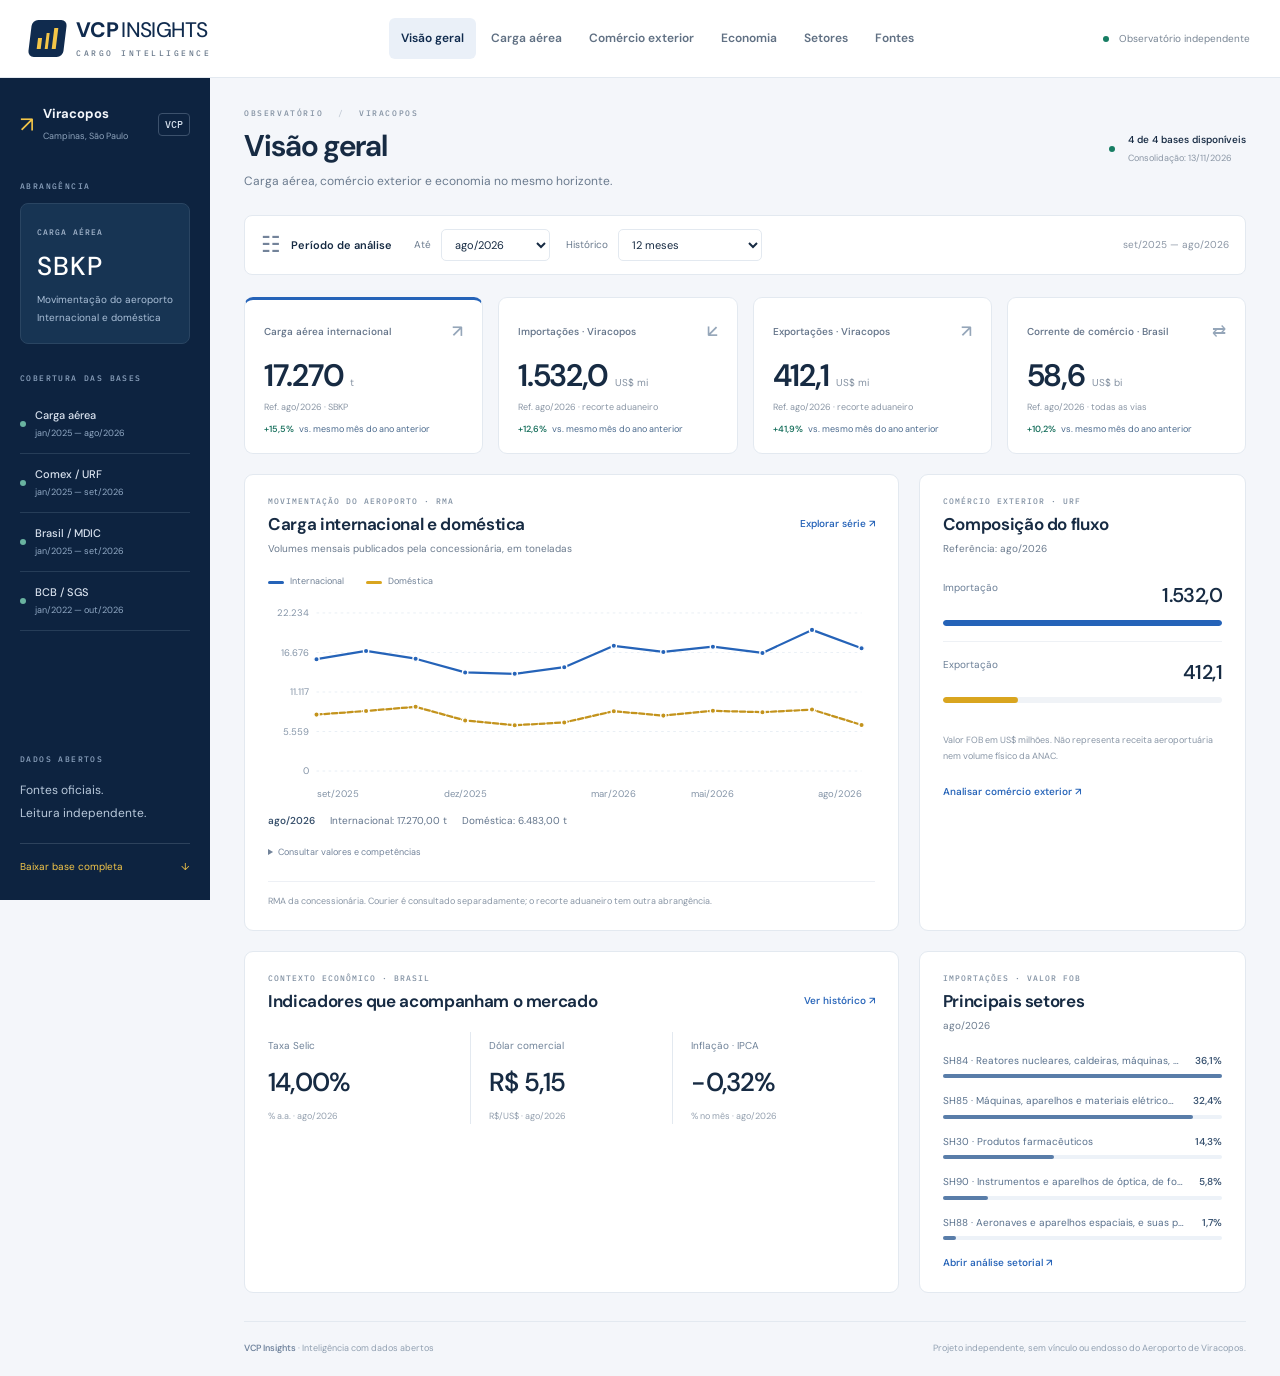
<file: index_blue.html>
<!doctype html>
<html lang="pt-BR"><head><meta charset="utf-8"><meta name="viewport" content="width=device-width,initial-scale=1"><meta http-equiv="refresh" content="0;url=index.html"><title>VCP Insights</title></head><body><p>A versão azul agora é a principal. <a href="index.html">Abrir VCP Insights</a>.</p></body></html>
</file>
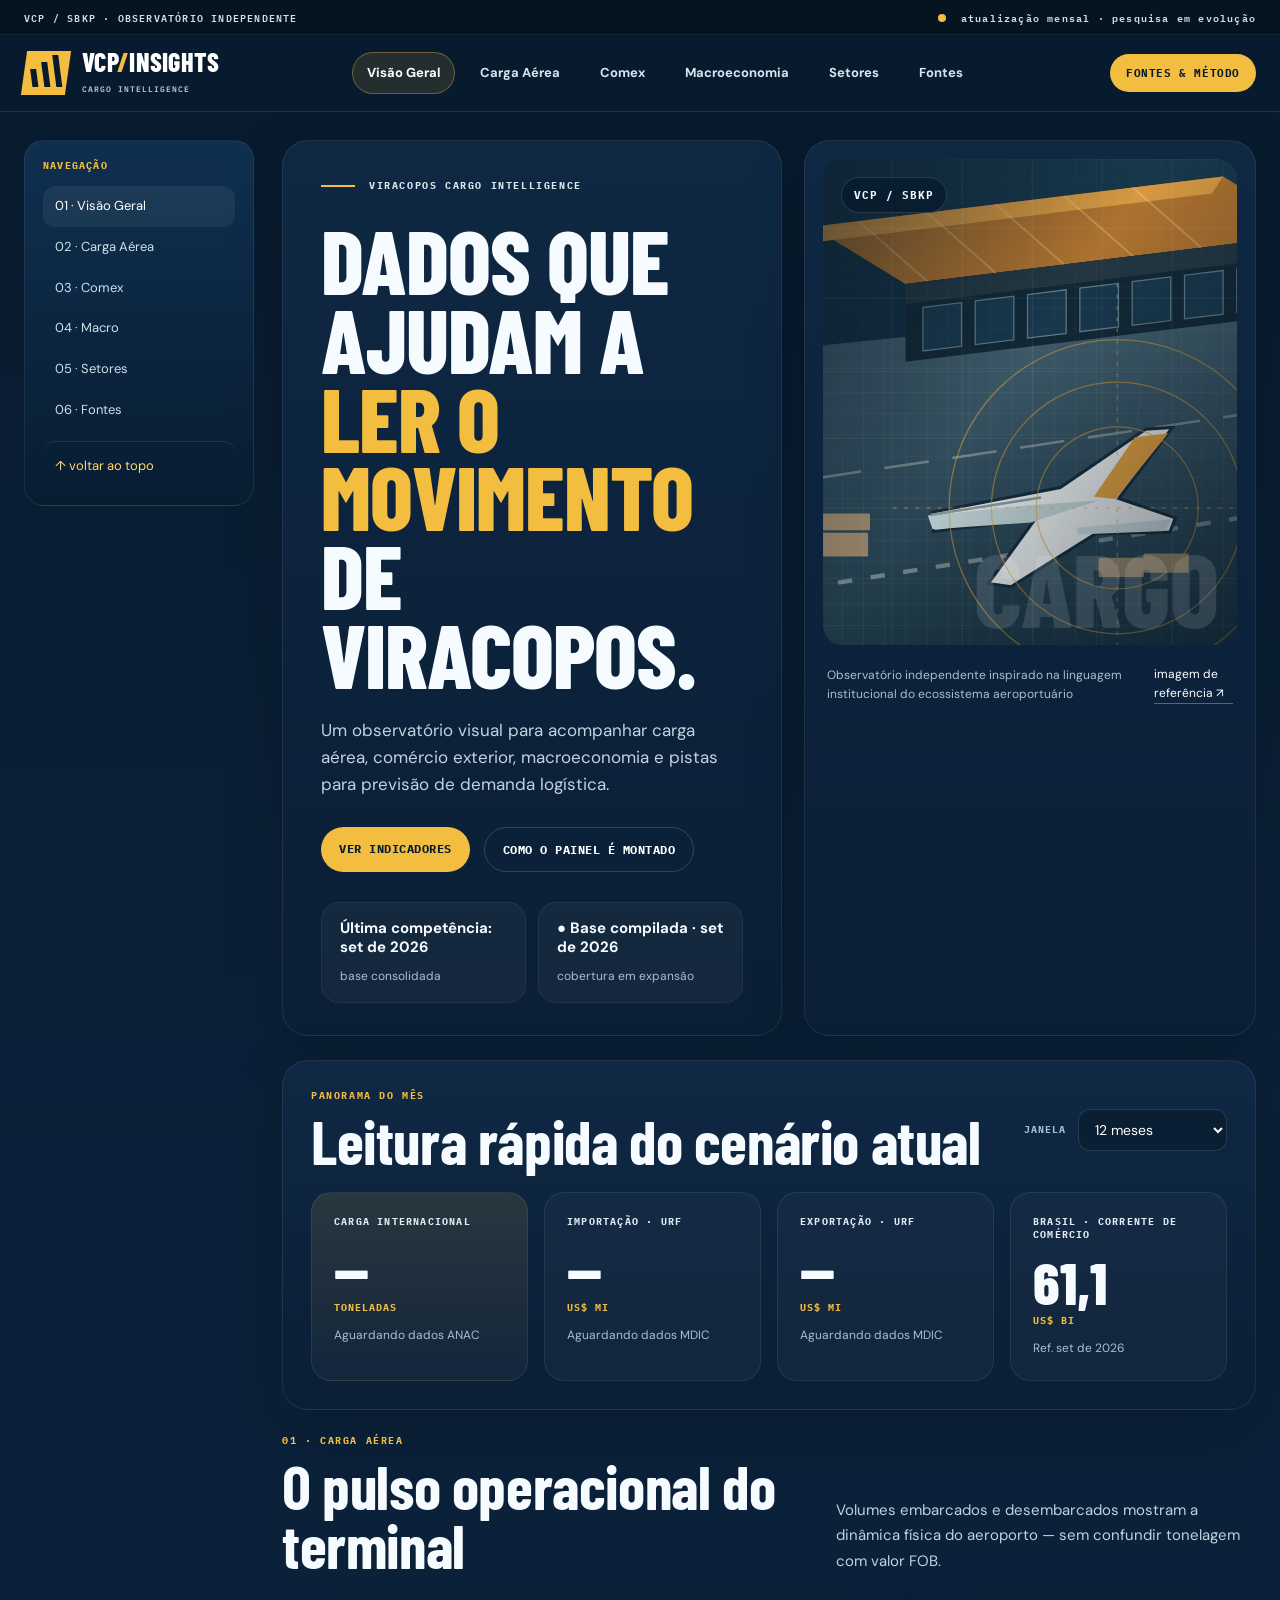
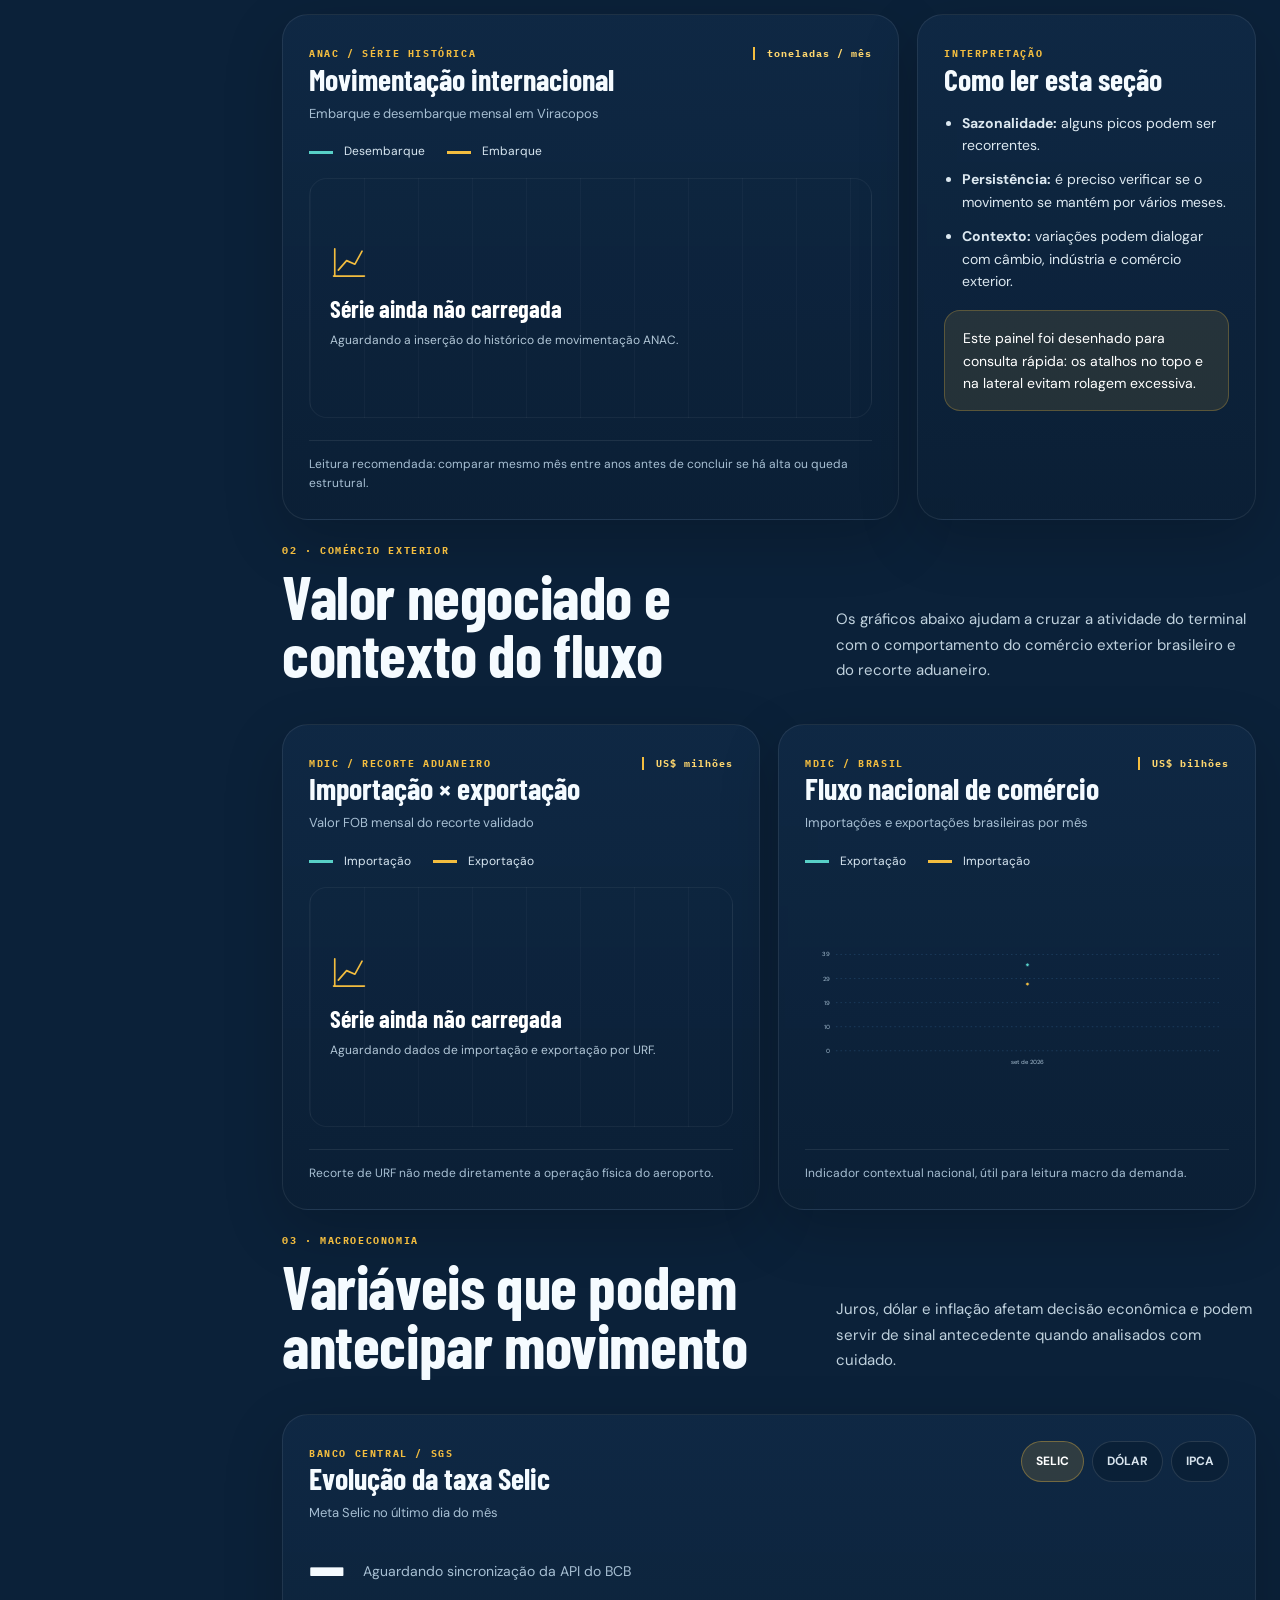
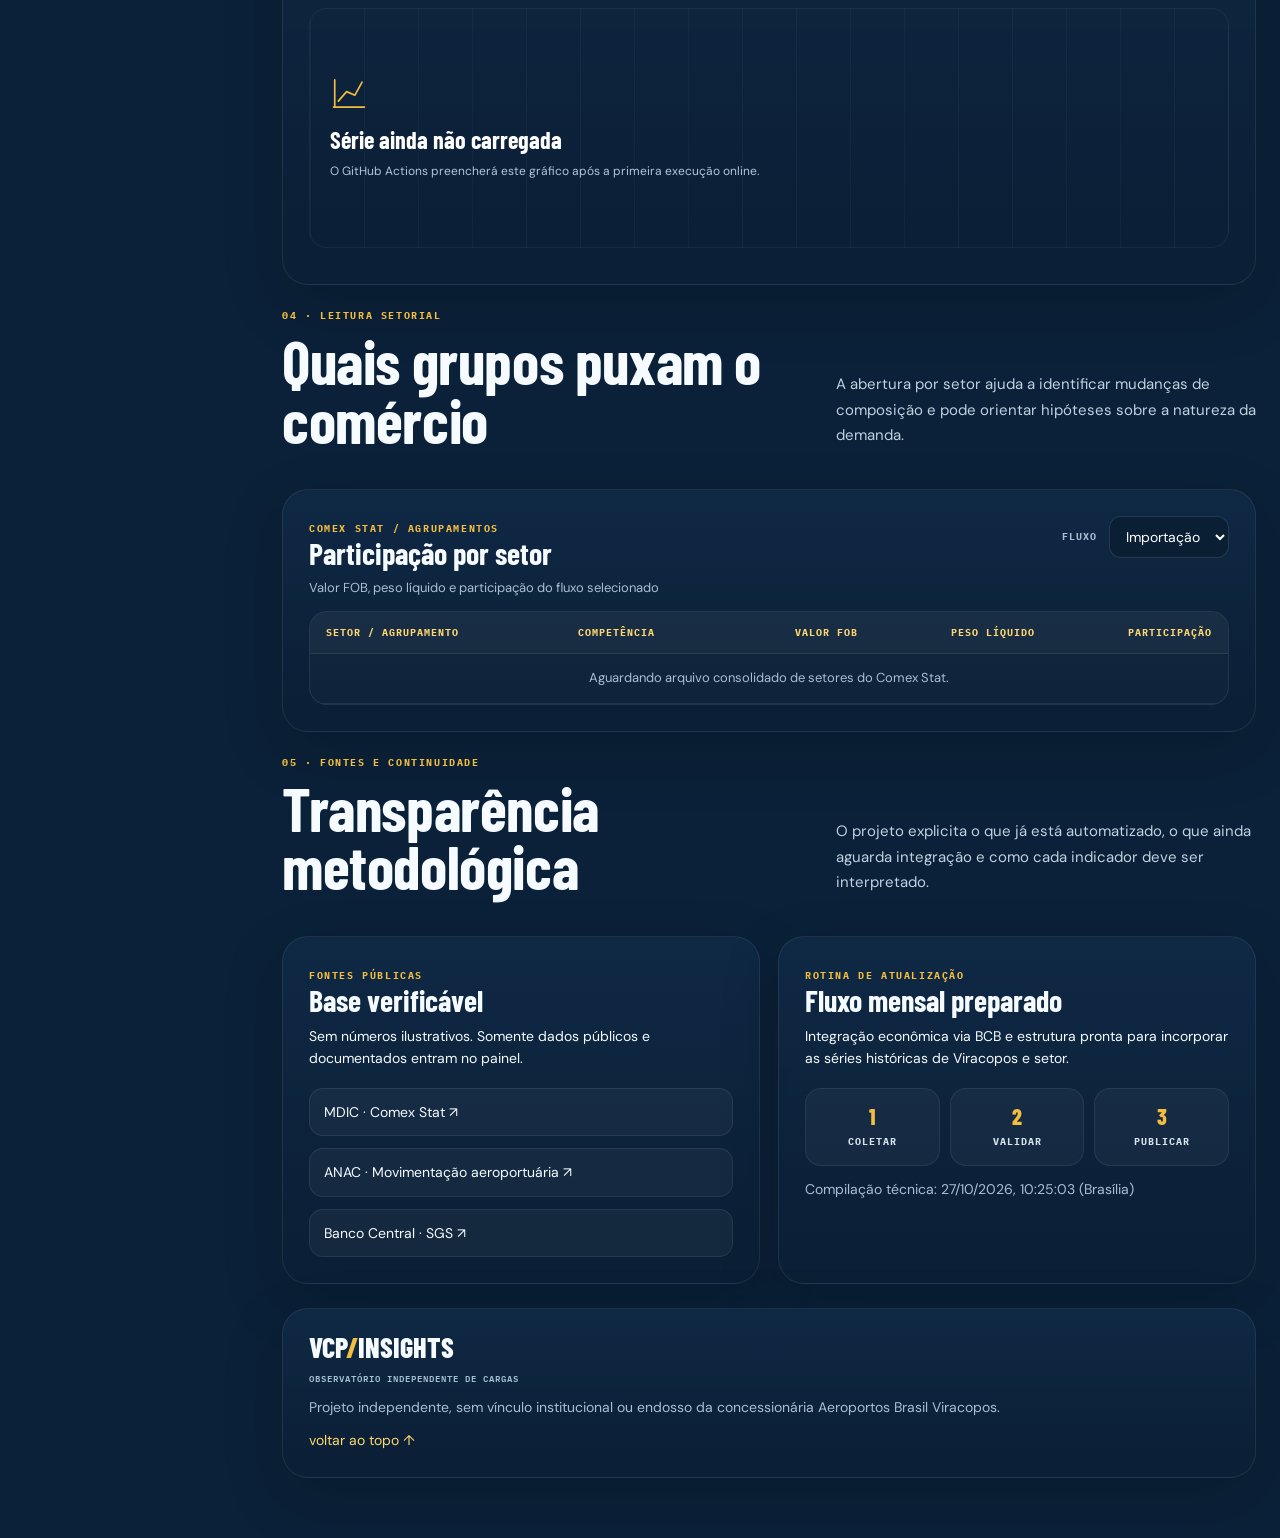
<file: docs/archive/initial/index_blue.html>
<!doctype html>
<html lang="pt-BR">
<head>
<meta charset="utf-8">
<meta name="viewport" content="width=device-width,initial-scale=1">
<meta name="theme-color" content="#0b2440">
<meta name="description" content="Observatório independente de Viracopos com navegação fixa, visual institucional e leitura rápida dos indicadores logísticos.">
<title>VCP / Cargo Intelligence — Blue Nav Edition</title>
<link rel="stylesheet" href="assets/style-blue.css">
<link rel="icon" href="assets/favicon.svg" type="image/svg+xml">
</head>
<body>
<div class="top-ribbon"><span>VCP / SBKP · OBSERVATÓRIO INDEPENDENTE</span><span><i></i> atualização mensal · pesquisa em evolução</span></div>
<header class="site-header" id="topo">
  <div class="header-inner">
    <a class="brand" href="#topo" aria-label="Ir para o topo">
      <span class="brand-mark" aria-hidden="true"><b></b><b></b><b></b></span>
      <span class="brand-text">VCP<span>/</span>INSIGHTS<small>CARGO INTELLIGENCE</small></span>
    </a>
    <nav class="main-nav" aria-label="Navegação principal">
      <a href="#visao-geral" class="nav-link active">Visão Geral</a>
      <a href="#carga-aerea" class="nav-link">Carga Aérea</a>
      <a href="#comex" class="nav-link">Comex</a>
      <a href="#macroeconomia" class="nav-link">Macroeconomia</a>
      <a href="#setores" class="nav-link">Setores</a>
      <a href="#metodo" class="nav-link">Fontes</a>
    </nav>
    <div class="header-tools">
      <a class="header-cta" href="#metodo">FONTES & MÉTODO</a>
      <button class="mobile-toggle" aria-label="Abrir menu" aria-expanded="false">☰</button>
    </div>
  </div>
</header>

<main class="page-shell">
  <aside class="side-rail" aria-label="Índice rápido">
    <div class="side-rail-card">
      <p class="rail-title">NAVEGAÇÃO</p>
      <a href="#visao-geral" class="rail-link active">01 · Visão Geral</a>
      <a href="#carga-aerea" class="rail-link">02 · Carga Aérea</a>
      <a href="#comex" class="rail-link">03 · Comex</a>
      <a href="#macroeconomia" class="rail-link">04 · Macro</a>
      <a href="#setores" class="rail-link">05 · Setores</a>
      <a href="#metodo" class="rail-link">06 · Fontes</a>
      <a href="#topo" class="rail-top">↑ voltar ao topo</a>
    </div>
  </aside>

  <div class="content-area">
    <section class="hero-block section-anchor" id="visao-geral">
      <div class="hero-copy">
        <p class="eyebrow"><span class="eyebrow-line"></span> VIRACOPOS CARGO INTELLIGENCE</p>
        <h1>Dados que ajudam a<br><span>ler o movimento</span><br>de Viracopos.</h1>
        <p class="hero-text">Um observatório visual para acompanhar carga aérea, comércio exterior, macroeconomia e pistas para previsão de demanda logística.</p>
        <div class="hero-actions">
          <a href="#carga-aerea" class="btn-primary">VER INDICADORES</a>
          <a href="#metodo" class="btn-secondary">COMO O PAINEL É MONTADO</a>
        </div>
        <div class="hero-mini-stats">
          <div><strong id="hero-competencia">Última competência: —</strong><span>base consolidada</span></div>
          <div><strong id="status-chip">● Painel em implantação</strong><span>cobertura em expansão</span></div>
        </div>
      </div>
      <div class="hero-panel">
        <div class="hero-visual">
          <div class="hero-photo"></div>
          <div class="hero-grid"></div>
          <div class="hero-overlay-tag">VCP / SBKP</div>
          <div class="hero-overlay-code">CARGO</div>
        </div>
        <div class="hero-caption">
          <span>Observatório independente inspirado na linguagem institucional do ecossistema aeroportuário</span>
          <a id="hero-credit" href="https://commons.wikimedia.org/wiki/File:Viracopos-Campinas_International_Airport_2017_003.jpg" target="_blank" rel="noopener">imagem de referência ↗</a>
        </div>
      </div>
    </section>

    <section class="kpi-section section-anchor">
      <div class="section-head compact">
        <div>
          <p class="section-kicker">PANORAMA DO MÊS</p>
          <h2>Leitura rápida do cenário atual</h2>
        </div>
        <div class="period-picker compact-picker">
          <label for="janela">JANELA</label>
          <select id="janela"><option value="12">12 meses</option><option value="24">24 meses</option><option value="36">36 meses</option><option value="all">Todo o histórico</option></select>
        </div>
      </div>
      <div class="kpi-grid">
        <article class="kpi-card accent"><span class="kpi-label">Carga internacional</span><strong id="kpi-carga">—</strong><small>toneladas</small><p id="kpi-carga-mes">Aguardando dados ANAC</p></article>
        <article class="kpi-card"><span class="kpi-label">Importação · URF</span><strong id="kpi-imp">—</strong><small>US$ mi</small><p id="kpi-imp-mes">Aguardando dados MDIC</p></article>
        <article class="kpi-card"><span class="kpi-label">Exportação · URF</span><strong id="kpi-exp">—</strong><small>US$ mi</small><p id="kpi-exp-mes">Aguardando dados MDIC</p></article>
        <article class="kpi-card"><span class="kpi-label">Brasil · corrente de comércio</span><strong id="kpi-brasil">—</strong><small>US$ bi</small><p id="kpi-brasil-mes">Aguardando dados MDIC</p></article>
      </div>
    </section>

    <section class="data-section section-anchor" id="carga-aerea">
      <div class="section-head">
        <div>
          <p class="section-kicker">01 · CARGA AÉREA</p>
          <h2>O pulso operacional do terminal</h2>
        </div>
        <p>Volumes embarcados e desembarcados mostram a dinâmica física do aeroporto — sem confundir tonelagem com valor FOB.</p>
      </div>
      <div class="panel-grid two-cols">
        <article class="panel-card chart-card">
          <div class="card-head">
            <div><span class="card-tag">ANAC / série histórica</span><h3>Movimentação internacional</h3><p>Embarque e desembarque mensal em Viracopos</p></div>
            <span class="card-unit">toneladas / mês</span>
          </div>
          <div class="legend"><span><i class="swatch teal"></i> Desembarque</span><span><i class="swatch yellow"></i> Embarque</span></div>
          <div id="grafico-carga" class="chart" aria-label="Gráfico de carga aérea"></div>
          <div class="card-note">Leitura recomendada: comparar mesmo mês entre anos antes de concluir se há alta ou queda estrutural.</div>
        </article>
        <article class="panel-card insight-card">
          <span class="insight-tag">INTERPRETAÇÃO</span>
          <h3>Como ler esta seção</h3>
          <ul>
            <li><strong>Sazonalidade:</strong> alguns picos podem ser recorrentes.</li>
            <li><strong>Persistência:</strong> é preciso verificar se o movimento se mantém por vários meses.</li>
            <li><strong>Contexto:</strong> variações podem dialogar com câmbio, indústria e comércio exterior.</li>
          </ul>
          <div class="insight-box">Este painel foi desenhado para consulta rápida: os atalhos no topo e na lateral evitam rolagem excessiva.</div>
        </article>
      </div>
    </section>

    <section class="data-section section-anchor" id="comex">
      <div class="section-head">
        <div>
          <p class="section-kicker">02 · COMÉRCIO EXTERIOR</p>
          <h2>Valor negociado e contexto do fluxo</h2>
        </div>
        <p>Os gráficos abaixo ajudam a cruzar a atividade do terminal com o comportamento do comércio exterior brasileiro e do recorte aduaneiro.</p>
      </div>
      <div class="panel-grid two-even">
        <article class="panel-card chart-card">
          <div class="card-head">
            <div><span class="card-tag">MDIC / recorte aduaneiro</span><h3>Importação × exportação</h3><p>Valor FOB mensal do recorte validado</p></div>
            <span class="card-unit">US$ milhões</span>
          </div>
          <div class="legend"><span><i class="swatch teal"></i> Importação</span><span><i class="swatch yellow"></i> Exportação</span></div>
          <div id="grafico-comex" class="chart" aria-label="Gráfico de comércio exterior por recorte aduaneiro"></div>
          <div class="card-note">Recorte de URF não mede diretamente a operação física do aeroporto.</div>
        </article>
        <article class="panel-card chart-card">
          <div class="card-head">
            <div><span class="card-tag">MDIC / Brasil</span><h3>Fluxo nacional de comércio</h3><p>Importações e exportações brasileiras por mês</p></div>
            <span class="card-unit">US$ bilhões</span>
          </div>
          <div class="legend"><span><i class="swatch teal"></i> Exportação</span><span><i class="swatch yellow"></i> Importação</span></div>
          <div id="grafico-brasil" class="chart" aria-label="Gráfico de comércio exterior nacional"></div>
          <div class="card-note">Indicador contextual nacional, útil para leitura macro da demanda.</div>
        </article>
      </div>
    </section>

    <section class="data-section section-anchor" id="macroeconomia">
      <div class="section-head">
        <div>
          <p class="section-kicker">03 · MACROECONOMIA</p>
          <h2>Variáveis que podem antecipar movimento</h2>
        </div>
        <p>Juros, dólar e inflação afetam decisão econômica e podem servir de sinal antecedente quando analisados com cuidado.</p>
      </div>
      <article class="panel-card macro-card">
        <div class="card-head macro-head">
          <div><span class="card-tag">BANCO CENTRAL / SGS</span><h3 id="macro-title">Evolução da taxa Selic</h3><p id="macro-desc">Meta Selic no último dia do mês</p></div>
          <div class="segment" role="group" aria-label="Escolher indicador econômico">
            <button class="seg active" data-metric="selic_meta_pct_aa" aria-pressed="true">SELIC</button>
            <button class="seg" data-metric="dolar_venda_medio_brl" aria-pressed="false">DÓLAR</button>
            <button class="seg" data-metric="ipca_pct_mes" aria-pressed="false">IPCA</button>
          </div>
        </div>
        <div class="macro-reading"><strong id="macro-valor">—</strong><span id="macro-meta">Aguardando sincronização da API do BCB</span></div>
        <div id="grafico-macro" class="chart chart-macro" aria-label="Gráfico do indicador macroeconômico"></div>
      </article>
    </section>

    <section class="data-section section-anchor" id="setores">
      <div class="section-head">
        <div>
          <p class="section-kicker">04 · LEITURA SETORIAL</p>
          <h2>Quais grupos puxam o comércio</h2>
        </div>
        <p>A abertura por setor ajuda a identificar mudanças de composição e pode orientar hipóteses sobre a natureza da demanda.</p>
      </div>
      <article class="panel-card table-card">
        <div class="card-head">
          <div><span class="card-tag">COMEX STAT / agrupamentos</span><h3>Participação por setor</h3><p>Valor FOB, peso líquido e participação do fluxo selecionado</p></div>
          <div class="flow-picker"><label for="fluxo">FLUXO</label><select id="fluxo"><option value="importacao">Importação</option><option value="exportacao">Exportação</option></select></div>
        </div>
        <div class="table-scroll"><table><thead><tr><th>SETOR / AGRUPAMENTO</th><th>COMPETÊNCIA</th><th class="numeric">VALOR FOB</th><th class="numeric">PESO LÍQUIDO</th><th class="numeric">PARTICIPAÇÃO</th></tr></thead><tbody id="tabela-setores"><tr><td colspan="5">Aguardando arquivo de comércio exterior por setor.</td></tr></tbody></table></div>
      </article>
    </section>

    <section class="data-section section-anchor" id="metodo">
      <div class="section-head">
        <div>
          <p class="section-kicker">05 · FONTES E CONTINUIDADE</p>
          <h2>Transparência metodológica</h2>
        </div>
        <p>O projeto explicita o que já está automatizado, o que ainda aguarda integração e como cada indicador deve ser interpretado.</p>
      </div>
      <div class="panel-grid two-even">
        <article class="panel-card source-card">
          <span class="insight-tag">FONTES PÚBLICAS</span>
          <h3>Base verificável</h3>
          <p>Sem números ilustrativos. Somente dados públicos e documentados entram no painel.</p>
          <div class="source-links">
            <a href="https://www.gov.br/mdic/pt-br/assuntos/comercio-exterior/estatisticas/base-de-dados-bruta" target="_blank" rel="noopener">MDIC · Comex Stat ↗</a>
            <a href="https://www.anac.gov.br/acesso-a-informacao/dados-abertos/areas-de-atuacao/operador-aeroportuario/dados-de-movimentacao-aeroportuaria/60-dados-de-movimentacao-aeroportuaria" target="_blank" rel="noopener">ANAC · Movimentação aeroportuária ↗</a>
            <a href="https://dadosabertos.bcb.gov.br/" target="_blank" rel="noopener">Banco Central · SGS ↗</a>
          </div>
        </article>
        <article class="panel-card update-card">
          <span class="insight-tag">ROTINA DE ATUALIZAÇÃO</span>
          <h3>Fluxo mensal preparado</h3>
          <p>Integração econômica via BCB e estrutura pronta para incorporar as séries históricas de Viracopos e setor.</p>
          <div class="steps"><div><b>1</b><span>coletar</span></div><div><b>2</b><span>validar</span></div><div><b>3</b><span>publicar</span></div></div>
          <p class="build-time" id="last-build">Compilação: —</p>
        </article>
      </div>
    </section>

    <footer class="site-footer">
      <div class="footer-brand">VCP<span>/</span>INSIGHTS<small>OBSERVATÓRIO INDEPENDENTE DE CARGAS</small></div>
      <p>Projeto independente, sem vínculo institucional ou endosso da concessionária Aeroportos Brasil Viracopos.</p>
      <a href="#topo">voltar ao topo ↑</a>
    </footer>
  </div>
</main>

<script type="application/json" id="dados-incorporados">{"versao":"1.0.0","gerado_em_utc":"2026-10-27T13:25:03+00:00","contexto":"Dados públicos. Conjuntos têm critérios e coberturas distintos; não são intercambiáveis.","notas_fontes":{"brasil":"MDIC/Secex — valores FOB em US$ bilhões, arredondados na divulgação","viracopos":"ANAC/RIMA — toneladas de carga aérea internacional embarcada/desembarcada em SBKP","comex":"MDIC/Comex Stat — recorte por URF validado antes de incorporar, valor FOB e kg líquido","macro":"BCB/SGS 432 meta Selic (último dia do mês); 1 câmbio de venda (média dos dias); 433 IPCA (variação mensal)"},"fontes":{"mdic":"https://www.gov.br/mdic/pt-br/assuntos/comercio-exterior/estatisticas/base-de-dados-bruta","anac":"https://www.anac.gov.br/acesso-a-informacao/dados-abertos/areas-de-atuacao/operador-aeroportuario/dados-de-movimentacao-aeroportuaria/60-dados-de-movimentacao-aeroportuaria","bcb":"https://dadosabertos.bcb.gov.br/","comex":"https://comexstat.mdic.gov.br/pt/geral"},"coleta_bcb":{"status":"não executado (modo offline)","meses":0},"brasil":[{"mes":"2026-09","exportacoes_usd_bi":34.4,"importacoes_usd_bi":26.7}],"viracopos":[],"comex":[],"macro":[]}</script>
<script src="assets/app-blue.js" defer></script>
</body>
</html>
</file>
<file: docs/archive/initial/assets/style-blue.css>
@import url('https://fonts.googleapis.com/css2?family=Barlow+Condensed:wght@400;500;600;700;800&family=DM+Sans:wght@400;500;600;700&family=IBM+Plex+Mono:wght@400;500;600&display=swap');
:root{
  --bg:#081a2d;
  --bg2:#0d2743;
  --bg3:#12375c;
  --line:#224d79;
  --card:#102945;
  --card2:#0d2239;
  --ink:#f5fbff;
  --muted:#a7bfd3;
  --muted2:#7e9ab2;
  --yellow:#f3bd3f;
  --yellow2:#ffd76e;
  --teal:#58d0c7;
  --white:#ffffff;
  --mono:'IBM Plex Mono',Consolas,monospace;
  --body:'DM Sans',Arial,sans-serif;
  --display:'Barlow Condensed',Impact,'Arial Narrow',sans-serif;
}
*{box-sizing:border-box}
html{scroll-behavior:smooth;scroll-padding-top:98px}
body{margin:0;background:linear-gradient(180deg,var(--bg),#0b2139 24%, #0b2139 100%);color:var(--ink);font:14px/1.6 var(--body)}
a{text-decoration:none;color:inherit}
button,select{font:inherit}
button{cursor:pointer}
h1,h2,h3,p{margin-top:0}
h1,h2,h3{line-height:1}
h1{font:800 clamp(58px,7vw,120px)/.88 var(--display);letter-spacing:-1px;margin:0 0 24px;text-transform:uppercase}
h1 span{color:var(--yellow)}
h2{font:700 clamp(34px,4.8vw,62px)/.95 var(--display);letter-spacing:-.4px;margin:0}
h3{font:700 30px/1 var(--display);margin:0 0 10px}
.top-ribbon{position:sticky;top:0;z-index:50;background:#061422;color:#d2dfeb;display:flex;justify-content:space-between;gap:12px;padding:8px 24px;border-bottom:1px solid rgba(255,255,255,.07);font:600 10px var(--mono);letter-spacing:1.2px}
.top-ribbon i{display:inline-block;width:8px;height:8px;background:var(--yellow);border-radius:50%;margin-right:8px}
.site-header{position:sticky;top:34px;z-index:45;background:rgba(9,28,47,.94);backdrop-filter:blur(10px);border-bottom:1px solid rgba(255,255,255,.09)}
.header-inner{max-width:1600px;margin:auto;display:flex;align-items:center;justify-content:space-between;gap:20px;padding:16px 24px}
.brand{display:flex;align-items:center;gap:14px;min-width:max-content}
.brand-mark{width:44px;height:44px;background:var(--yellow);display:flex;align-items:flex-end;gap:5px;padding:8px;transform:skew(-8deg)}
.brand-mark b{display:block;width:7px;background:var(--bg);transform:skew(15deg)}
.brand-mark b:nth-child(1){height:18px}.brand-mark b:nth-child(2){height:25px}.brand-mark b:nth-child(3){height:32px}
.brand-text{font:800 26px/.82 var(--display);letter-spacing:.3px;color:#fff}
.brand-text span{color:var(--yellow)}
.brand-text small{display:block;margin-top:10px;font:600 8px var(--mono);letter-spacing:1px;color:#b7cada}
.main-nav{display:flex;align-items:center;gap:10px;flex-wrap:wrap}
.main-nav a{padding:10px 14px;border-radius:999px;font-size:13px;font-weight:700;color:#d8e5ef;border:1px solid transparent;transition:.2s}
.main-nav a:hover,.main-nav a.active{background:rgba(243,189,63,.12);border-color:rgba(243,189,63,.35);color:#fff}
.header-tools{display:flex;align-items:center;gap:14px}
.header-cta{padding:12px 16px;background:var(--yellow);color:var(--bg);font:700 11px var(--mono);letter-spacing:.6px;border-radius:999px}
.mobile-toggle{display:none;background:none;border:1px solid rgba(255,255,255,.18);color:#fff;border-radius:10px;padding:8px 12px;font-size:22px}
.page-shell{max-width:1600px;margin:auto;display:grid;grid-template-columns:230px minmax(0,1fr);gap:28px;padding:28px 24px 60px}
.side-rail{position:relative}
.side-rail-card{position:sticky;top:128px;background:linear-gradient(180deg,rgba(18,55,92,.74),rgba(9,29,49,.85));border:1px solid rgba(255,255,255,.08);border-radius:20px;padding:18px}
.rail-title{font:700 10px var(--mono);letter-spacing:1.2px;color:var(--yellow);margin:0 0 14px}
.rail-link,.rail-top{display:block;padding:10px 12px;border-radius:12px;color:#cfe0ec;font-size:13px;transition:.2s}
.rail-link:hover,.rail-link.active,.rail-top:hover{background:rgba(255,255,255,.06);color:#fff}
.rail-top{margin-top:10px;border-top:1px solid rgba(255,255,255,.1);padding-top:14px;color:var(--yellow2)}
.content-area{display:flex;flex-direction:column;gap:24px}
.section-anchor{scroll-margin-top:108px}
.hero-block{display:grid;grid-template-columns:minmax(0,1.05fr) minmax(320px,.95fr);gap:22px;align-items:stretch}
.hero-copy,.hero-panel,.kpi-section,.panel-card,.site-footer{background:linear-gradient(180deg,rgba(16,41,69,.92),rgba(11,31,53,.97));border:1px solid rgba(255,255,255,.08);border-radius:26px;box-shadow:0 20px 60px rgba(0,0,0,.18)}
.hero-copy{padding:38px 38px 32px;display:flex;flex-direction:column;justify-content:center;min-height:520px}
.eyebrow,.section-kicker,.card-tag,.insight-tag{font:700 10px var(--mono);letter-spacing:1.6px;color:var(--yellow);text-transform:uppercase}
.eyebrow{display:flex;align-items:center;gap:14px;margin-bottom:28px;color:#dce7ef}
.eyebrow-line{width:34px;height:2px;background:var(--yellow)}
.hero-text{font-size:17px;max-width:560px;color:#c2d3df;margin-bottom:28px}
.hero-actions{display:flex;gap:14px;flex-wrap:wrap;margin-bottom:30px}
.btn-primary,.btn-secondary{padding:14px 18px;border-radius:999px;font:700 12px var(--mono);letter-spacing:.5px}
.btn-primary{background:var(--yellow);color:var(--bg)}
.btn-secondary{background:transparent;border:1px solid rgba(255,255,255,.16);color:#fff}
.hero-mini-stats{display:grid;grid-template-columns:repeat(2,minmax(0,1fr));gap:12px}
.hero-mini-stats>div{padding:16px 18px;border-radius:18px;background:rgba(255,255,255,.04);border:1px solid rgba(255,255,255,.06)}
.hero-mini-stats strong{display:block;font:700 15px/1.3 var(--body);margin-bottom:6px}
.hero-mini-stats span{font-size:12px;color:var(--muted)}
.hero-panel{padding:18px;display:flex;flex-direction:column;gap:12px}
.hero-visual{position:relative;min-height:486px;border-radius:20px;overflow:hidden;background:#0d2845}
.hero-photo{position:absolute;inset:0;background-image:linear-gradient(125deg,rgba(10,26,44,.65),rgba(10,26,44,.08) 45%,rgba(9,24,41,.55)),url('https://commons.wikimedia.org/wiki/Special:FilePath/Viracopos-Campinas_International_Airport_2017_003.jpg?width=1200'),url('terminal-art.svg');background-size:cover,cover,cover;background-position:center,center,center;filter:saturate(.82) contrast(1.05)}
.hero-grid{position:absolute;inset:0;background-image:linear-gradient(90deg,transparent 97%,rgba(255,255,255,.18) 100%),linear-gradient(transparent 97%,rgba(255,255,255,.15) 100%);background-size:70px 70px;mix-blend-mode:screen;opacity:.28}
.hero-overlay-tag{position:absolute;top:18px;left:18px;padding:10px 12px;background:rgba(8,26,45,.74);border:1px solid rgba(255,255,255,.12);border-radius:999px;font:700 11px var(--mono);letter-spacing:1px}
.hero-overlay-code{position:absolute;right:18px;bottom:16px;font:800 clamp(78px,8vw,140px)/.8 var(--display);color:rgba(255,255,255,.12)}
.hero-caption{display:flex;justify-content:space-between;gap:14px;align-items:center;padding:8px 4px 0;color:var(--muted);font-size:12px}
.hero-caption a{color:#fff;border-bottom:1px solid rgba(255,255,255,.3)}
.kpi-section{padding:28px}
.section-head{display:flex;align-items:end;justify-content:space-between;gap:28px;margin-bottom:22px}
.section-head.compact{align-items:center}
.section-head p:last-child{max-width:420px;color:#c0d2de;margin:0;font-size:15px;line-height:1.7}
.compact-picker{margin-left:auto}
.period-picker,.flow-picker{display:flex;align-items:center;gap:12px}
.period-picker label,.flow-picker label{font:700 10px var(--mono);letter-spacing:1px;color:var(--muted)}
.period-picker select,.flow-picker select{background:#0a1e34;color:#fff;border:1px solid rgba(255,255,255,.12);border-radius:12px;padding:10px 12px}
.kpi-grid{display:grid;grid-template-columns:repeat(4,minmax(0,1fr));gap:16px}
.kpi-card{padding:22px;border-radius:20px;background:rgba(255,255,255,.03);border:1px solid rgba(255,255,255,.08)}
.kpi-card.accent{background:linear-gradient(180deg,rgba(243,189,63,.12),rgba(255,255,255,.03))}
.kpi-label{display:block;font:700 10px var(--mono);letter-spacing:1.2px;color:#dfeaf3;text-transform:uppercase;margin-bottom:14px}
.kpi-card strong{display:block;font:800 clamp(42px,4.6vw,76px)/.9 var(--display);margin-bottom:6px}
.kpi-card small{display:block;color:var(--yellow);font:700 10px var(--mono);letter-spacing:1px;text-transform:uppercase;margin-bottom:12px}
.kpi-card p{margin:0;color:var(--muted);font-size:12px}
.data-section{display:flex;flex-direction:column;gap:18px}
.panel-grid{display:grid;gap:18px}
.two-cols{grid-template-columns:minmax(0,1.55fr) minmax(300px,.85fr)}
.two-even{grid-template-columns:repeat(2,minmax(0,1fr))}
.panel-card{padding:26px}
.card-head{display:flex;align-items:start;justify-content:space-between;gap:20px;margin-bottom:12px}
.card-head p{margin:0;color:var(--muted);font-size:13px}
.card-unit{white-space:nowrap;color:var(--yellow2);font:700 10px var(--mono);letter-spacing:1px;padding-left:12px;border-left:2px solid var(--yellow);margin-top:6px}
.legend{display:flex;gap:22px;flex-wrap:wrap;color:#d7e6f0;font-size:12px;margin:18px 0 6px}
.swatch{display:inline-block;width:24px;height:3px;vertical-align:middle;margin-right:8px}.swatch.teal{background:var(--teal)}.swatch.yellow{background:var(--yellow)}
.chart{min-height:260px;display:flex;align-items:center;justify-content:center;width:100%;overflow:hidden}
.chart svg{display:block;width:100%;height:auto;max-height:340px;overflow:visible}
.chart-empty{display:flex;flex-direction:column;align-items:flex-start;justify-content:center;text-align:left;width:100%;height:240px;background:repeating-linear-gradient(90deg,rgba(255,255,255,.03) 0,rgba(255,255,255,.03) 1px,transparent 1px,transparent 54px);padding:28px 20px;border-radius:18px;border:1px solid rgba(255,255,255,.05);color:#b2c7d7;font-size:12px}.chart-empty strong{font:700 24px var(--display);margin:12px 0 8px;color:#fff}.chart-empty svg{width:38px;height:38px;color:var(--yellow)}
.card-note{margin-top:12px;padding-top:14px;border-top:1px solid rgba(255,255,255,.08);color:var(--muted);font-size:12px}
.insight-card ul{margin:18px 0 0;padding-left:18px;color:#dce8f0}.insight-card li{margin-bottom:12px}.insight-box{margin-top:18px;padding:16px 18px;border-radius:16px;background:rgba(243,189,63,.11);border:1px solid rgba(243,189,63,.26);color:#fff}
.macro-card .macro-head{margin-bottom:14px}.segment{display:flex;flex-wrap:wrap;gap:8px}.seg{padding:10px 14px;border-radius:999px;border:1px solid rgba(255,255,255,.12);background:#0a2037;color:#d7e3ed;font-weight:700;font-size:12px}.seg.active,.seg:hover{background:rgba(243,189,63,.14);border-color:rgba(243,189,63,.35);color:#fff}.macro-reading{display:flex;align-items:end;gap:18px;margin:12px 0 6px}.macro-reading strong{font:800 clamp(46px,4.7vw,78px)/.9 var(--display)}.macro-reading span{padding-bottom:10px;color:var(--muted)}
.table-scroll{overflow:auto;border:1px solid rgba(255,255,255,.08);border-radius:18px;background:rgba(255,255,255,.02)}
table{width:100%;border-collapse:collapse;min-width:860px}th,td{padding:14px 16px;border-bottom:1px solid rgba(255,255,255,.08);text-align:left}th{font:700 10px var(--mono);letter-spacing:1px;color:var(--yellow2);background:rgba(255,255,255,.03);text-transform:uppercase}td{color:#ecf4f9;font-size:13px}td.numeric,th.numeric{text-align:right}.no-data{text-align:center;color:var(--muted)}
.source-links{display:flex;flex-direction:column;gap:12px;margin-top:18px}.source-links a{padding:12px 14px;border-radius:14px;background:rgba(255,255,255,.04);border:1px solid rgba(255,255,255,.08)}
.steps{display:flex;gap:10px;flex-wrap:wrap;margin:18px 0 12px}.steps div{flex:1;min-width:100px;padding:14px;border-radius:16px;background:rgba(255,255,255,.04);border:1px solid rgba(255,255,255,.07);text-align:center}.steps b{display:block;font:800 22px var(--display);color:var(--yellow)}.steps span{text-transform:uppercase;font:700 10px var(--mono);letter-spacing:1px;color:#d7e4ed}
.build-time{margin:10px 0 0;color:var(--muted)}
.site-footer{padding:26px;display:flex;flex-direction:column;gap:10px;align-items:flex-start}.footer-brand{font:800 28px/.9 var(--display)}.footer-brand span{color:var(--yellow)}.footer-brand small{display:block;margin-top:10px;font:600 9px var(--mono);letter-spacing:1px;color:var(--muted)}.site-footer p{color:var(--muted);margin:0;max-width:840px}.site-footer a{color:var(--yellow2)}
.primary-link:focus-visible,a:focus-visible,button:focus-visible,select:focus-visible{outline:3px solid var(--yellow2);outline-offset:3px}
@media (max-width:1200px){
  .page-shell{grid-template-columns:1fr}
  .side-rail{display:none}
  .hero-block,.two-cols,.two-even,.kpi-grid{grid-template-columns:1fr 1fr}
  .hero-block{grid-template-columns:1fr}
}
@media (max-width:900px){
  .top-ribbon{position:relative;top:auto;flex-direction:column;align-items:flex-start}
  .site-header{top:0}
  .header-inner{flex-wrap:wrap}
  .main-nav{display:none;flex-direction:column;align-items:stretch;width:100%;padding-top:8px}
  .main-nav.open{display:flex}
  .main-nav a{border-radius:14px}
  .mobile-toggle{display:block}
  .header-cta{display:none}
  .page-shell{padding:16px 16px 46px}
  .kpi-grid,.two-even,.two-cols{grid-template-columns:1fr}
  .hero-mini-stats{grid-template-columns:1fr}
  .section-head,.section-head.compact,.card-head,.hero-caption,.macro-reading{flex-direction:column;align-items:flex-start}
  h1{font-size:clamp(50px,13vw,86px)}
}
@media (max-width:560px){
  .hero-copy,.hero-panel,.kpi-section,.panel-card,.site-footer{padding:20px}
  .hero-visual{min-height:320px}
  .brand-text{font-size:22px}
}
</file>
